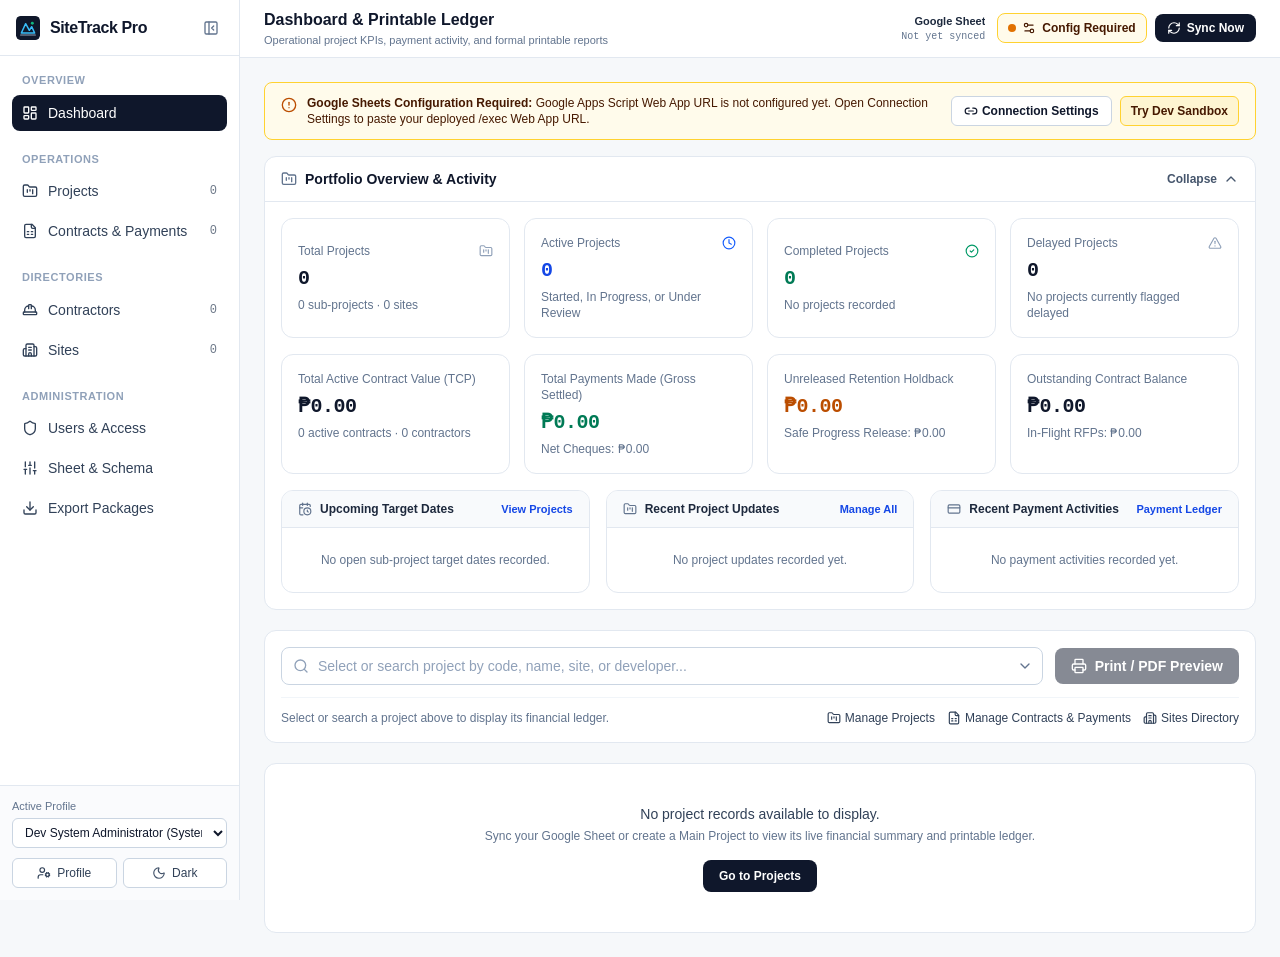
<file: index.html>
<!doctype html>
<html lang="en" data-deploy-target="github-pages">
  <head>
    <meta charset="UTF-8" />
    <meta name="viewport" content="width=device-width, initial-scale=1.0" />
    <title>SiteTrack Pro — Real-Time Project & Sub-Project Monitor</title>
    <meta name="description" content="Self-contained construction project status tracker, sub-project TCP contract manager, BIR tax calculator, and printable ledger dashboard." />
    <meta property="og:title" content="SiteTrack Pro — Real-Time Project & Sub-Project Monitor" />
    <meta property="og:description" content="Self-contained construction project status tracker, sub-project TCP contract manager, BIR tax calculator, and printable ledger dashboard." />
    <meta property="og:type" content="website" />
    <meta name="twitter:card" content="summary_large_image" />
    <link rel="icon" type="image/svg+xml" href="./favicon.svg" />
    <link rel="stylesheet" href="./fonts.css" />
    <link rel="stylesheet" href="./style.css" />
  </head>
  <body>
    <div id="root"></div>
    <script>window.__SITETRACK_INITIAL_DATA__ = {
  "spreadsheetId": "1HNmAdZe7POIzIm9mCUPxQJL7p9BoBZEO1hXq6PZNs5M",
  "title": "SiteTrack Pro — Dev Sandbox Synthetic Dataset (Not Live Production Data)",
  "spreadsheetUrl": "./data.json",
  "existingSheets": [
    "Sites",
    "ProjectTypes",
    "Projects",
    "SubProjects",
    "Contractors",
    "ContractsTCP",
    "ContractPayments",
    "UserAccounts"
  ],
  "missingSheets": [],
  "isSchemaReady": true,
  "lastSyncedAt": "2026-11-24T00:00:00.000Z",
  "sites": [
    {
      "rowNumber": 2,
      "siteCode": "SITE1",
      "siteName": "Northgate Residential Phase 1 (Sample)",
      "developer": "Sample Development Corp",
      "location": "North Metro District",
      "createdAt": "2025-10-01"
    },
    {
      "rowNumber": 3,
      "siteCode": "SITE2",
      "siteName": "Central Commercial Annex (Sample)",
      "developer": "Example Estates Inc.",
      "location": "Central Business District",
      "createdAt": "2025-10-05"
    },
    {
      "rowNumber": 4,
      "siteCode": "SITE3",
      "siteName": "South Logistics Hub (Sample)",
      "developer": "Demo Industrial Holdings",
      "location": "South Corridor",
      "createdAt": "2025-10-12"
    }
  ],
  "projectTypes": [
    {
      "rowNumber": 2,
      "typeCode": "ST7",
      "typeName": "Standard Unit Utility & Power Package",
      "description": "Unit electrical load schedule, meter base installation, service deposit, and line extension",
      "active": true,
      "createdAt": "2025-10-01"
    },
    {
      "rowNumber": 3,
      "typeCode": "CIV",
      "typeName": "Civil & Structural Works",
      "description": "Foundation, structural framing, concrete works, and site grading",
      "active": true,
      "createdAt": "2025-10-01"
    },
    {
      "rowNumber": 4,
      "typeCode": "MEP",
      "typeName": "Mechanical, Electrical & Plumbing (MEPF)",
      "description": "HVAC, electrical distribution, fire protection, and plumbing networks",
      "active": true,
      "createdAt": "2025-10-01"
    },
    {
      "rowNumber": 5,
      "typeCode": "ARC",
      "typeName": "Architectural & Fit-Out",
      "description": "Interior partitions, masonry, facade glazing, and finishing works",
      "active": true,
      "createdAt": "2025-10-01"
    }
  ],
  "contractors": [
    {
      "rowNumber": 2,
      "contractorCode": "CTR-0001",
      "contractorName": "Sample Power Engineering Services",
      "specialty": "Electrical Engineering, Sign & Seal, Load Schedule",
      "contactPerson": "Sample Contact A",
      "contactInfo": "contact.a@example.com | +63 900 000 0001",
      "active": true,
      "createdAt": "2025-10-01"
    },
    {
      "rowNumber": 3,
      "contractorCode": "CTR-0002",
      "contractorName": "Demo Electrical & Civil Builders",
      "specialty": "Meter Base Installation, Power Distribution & Civil Works",
      "contactPerson": "Sample Contact B",
      "contactInfo": "contact.b@example.com | +63 900 000 0002",
      "active": true,
      "createdAt": "2025-10-01"
    },
    {
      "rowNumber": 4,
      "contractorCode": "CTR-0003",
      "contractorName": "Sample Electric Utility Co.",
      "specialty": "Electric Utility Service Deposit & Line Advance",
      "contactPerson": "Utility Account Desk",
      "contactInfo": "utility@example.com | +63 900 000 0003",
      "active": true,
      "createdAt": "2025-10-01"
    },
    {
      "rowNumber": 5,
      "contractorCode": "CTR-0004",
      "contractorName": "Example MEPF Systems Inc.",
      "specialty": "Heavy Structural & High-Voltage Switchgear",
      "contactPerson": "Sample Contact D",
      "contactInfo": "contact.d@example.com | +63 900 000 0004",
      "active": true,
      "createdAt": "2025-10-10"
    }
  ],
  "projects": [
    {
      "rowNumber": 2,
      "projectId": "PRJ-1001",
      "mainProjectCode": "SITE1-ST7-1601",
      "siteCode": "SITE1",
      "siteName": "Northgate Residential Phase 1 (Sample)",
      "developer": "Sample Development Corp",
      "typeCode": "ST7",
      "typeName": "Standard Unit Utility & Power Package",
      "unitIdentifier": "1601",
      "projectName": "Sample Block 16 Lot 01",
      "status": "In Progress",
      "createdAt": "2025-10-15",
      "updatedAt": "2026-10-30"
    },
    {
      "rowNumber": 3,
      "projectId": "PRJ-1002",
      "mainProjectCode": "SITE2-MEP-2204",
      "siteCode": "SITE2",
      "siteName": "Central Commercial Annex (Sample)",
      "developer": "Example Estates Inc.",
      "typeCode": "MEP",
      "typeName": "Mechanical, Electrical & Plumbing (MEPF)",
      "unitIdentifier": "2204",
      "projectName": "Sample North Podium Feeder & Switchgear",
      "status": "Started",
      "createdAt": "2026-08-10",
      "updatedAt": "2026-11-01"
    }
  ],
  "subProjects": [
    {
      "rowNumber": 2,
      "subProjectId": "SUB-2001",
      "projectId": "PRJ-1001",
      "mainProjectCode": "SITE1-ST7-1601",
      "subProjectCode": "SITE1-ST7-1601-LoadSched",
      "subProjectName": "Sign and Seal of Electrical Load Schedule",
      "status": "Completed",
      "progress": 100,
      "targetDate": "2025-10-30",
      "remarks": "Sign and Seal sample scope",
      "updatedAt": "2025-10-29"
    },
    {
      "rowNumber": 3,
      "subProjectId": "SUB-2002",
      "projectId": "PRJ-1001",
      "mainProjectCode": "SITE1-ST7-1601",
      "subProjectCode": "SITE1-ST7-1601-MBase",
      "subProjectName": "Meter Base Installation (Labor & Materials)",
      "status": "In Progress",
      "progress": 95,
      "targetDate": "2026-11-15",
      "remarks": "MBase Installation with 5% retention holdback",
      "updatedAt": "2026-10-30"
    },
    {
      "rowNumber": 4,
      "subProjectId": "SUB-2003",
      "projectId": "PRJ-1001",
      "mainProjectCode": "SITE1-ST7-1601",
      "subProjectCode": "SITE1-ST7-1601-SD",
      "subProjectName": "Utility Service Deposit",
      "status": "Started",
      "progress": 50,
      "targetDate": "2026-11-30",
      "remarks": "Service Deposit sample",
      "updatedAt": "2026-09-02"
    },
    {
      "rowNumber": 5,
      "subProjectId": "SUB-2004",
      "projectId": "PRJ-1001",
      "mainProjectCode": "SITE1-ST7-1601",
      "subProjectCode": "SITE1-ST7-1601-CA",
      "subProjectName": "Utility Line Extension Advance",
      "status": "Started",
      "progress": 50,
      "targetDate": "2026-12-15",
      "remarks": "Utility line advance sample",
      "updatedAt": "2026-09-02"
    },
    {
      "rowNumber": 6,
      "subProjectId": "SUB-2005",
      "projectId": "PRJ-1002",
      "mainProjectCode": "SITE2-MEP-2204",
      "subProjectCode": "SITE2-MEP-2204-SWG",
      "subProjectName": "Main Low-Voltage Switchgear Assembly",
      "status": "In Progress",
      "progress": 30,
      "targetDate": "2026-12-20",
      "remarks": "Switchgear supply and testing",
      "updatedAt": "2026-11-01"
    }
  ],
  "contractsTCP": [
    {
      "rowNumber": 2,
      "contractId": "CON-3001",
      "tcpId": "TCP-0001",
      "parentContractId": "",
      "subProjectId": "SUB-2001",
      "subProjectCode": "SITE1-ST7-1601-LoadSched",
      "subProjectName": "Sign and Seal of Electrical Load Schedule",
      "projectId": "PRJ-1001",
      "mainProjectCode": "SITE1-ST7-1601",
      "tcpType": "Original",
      "tcpAmount": 1120.00,
      "contractorCode": "CTR-0001",
      "contractorName": "Sample Power Engineering Services",
      "contractStatus": "CLOSED",
      "awardDate": "2025-10-15",
      "remarks": "Sign and Seal sample contract",
      "updatedAt": "2025-10-29",
      "dpPercent": 0,
      "progressBillingPercent": 100,
      "retentionPercent": 0,
      "hasWithholdingTax": true,
      "withholdingTaxPercent": 8.9286,
      "paymentTermsNotes": "100% upon completion with BIR 2307 WHT",
      "birTaxInfo": {
        "taxMode": "CUSTOM_MANUAL",
        "isVatInclusive": true,
        "vatRatePercent": 12,
        "laborGrossAmount": 1120.00,
        "materialGrossAmount": 0,
        "laborEwtPercent": 10,
        "materialEwtPercent": 0,
        "computedVatAmount": 120.00,
        "computedLaborEwt": 100.00,
        "computedMaterialEwt": 0,
        "totalWithholdingAmount": 100.00,
        "isManualOverride": true
      }
    },
    {
      "rowNumber": 3,
      "contractId": "CON-3002",
      "tcpId": "TCP-0002",
      "parentContractId": "",
      "subProjectId": "SUB-2002",
      "subProjectCode": "SITE1-ST7-1601-MBase",
      "subProjectName": "Meter Base Installation (Labor & Materials)",
      "projectId": "PRJ-1001",
      "mainProjectCode": "SITE1-ST7-1601",
      "tcpType": "Original",
      "tcpAmount": 100000.00,
      "contractorCode": "CTR-0002",
      "contractorName": "Demo Electrical & Civil Builders",
      "contractStatus": "OPEN",
      "awardDate": "2026-09-02",
      "remarks": "MBase Installation",
      "updatedAt": "2026-10-30",
      "dpPercent": 50,
      "progressBillingPercent": 45,
      "retentionPercent": 5,
      "hasWithholdingTax": false,
      "withholdingTaxPercent": 0,
      "paymentTermsNotes": "50% DP, 45% Progress, 5% Retention Holdback (PHP 5,000.00)",
      "birTaxInfo": {
        "taxMode": "NON_VAT_LUMP_OR_SEP",
        "isVatInclusive": false,
        "vatRatePercent": 0,
        "laborGrossAmount": 100000.00,
        "materialGrossAmount": 0,
        "laborEwtPercent": 0,
        "materialEwtPercent": 0,
        "computedVatAmount": 0,
        "computedLaborEwt": 0,
        "computedMaterialEwt": 0,
        "totalWithholdingAmount": 0,
        "isManualOverride": false
      }
    },
    {
      "rowNumber": 4,
      "contractId": "CON-3003",
      "tcpId": "TCP-0003",
      "parentContractId": "",
      "subProjectId": "SUB-2003",
      "subProjectCode": "SITE1-ST7-1601-SD",
      "subProjectName": "Utility Service Deposit",
      "projectId": "PRJ-1001",
      "mainProjectCode": "SITE1-ST7-1601",
      "tcpType": "Original",
      "tcpAmount": 60000.00,
      "contractorCode": "CTR-0003",
      "contractorName": "Sample Electric Utility Co.",
      "contractStatus": "OPEN",
      "awardDate": "2026-09-02",
      "remarks": "Service Deposit",
      "updatedAt": "2026-09-02",
      "dpPercent": 0,
      "progressBillingPercent": 100,
      "retentionPercent": 0,
      "hasWithholdingTax": false,
      "withholdingTaxPercent": 0,
      "paymentTermsNotes": "Direct utility deposit",
      "birTaxInfo": {
        "taxMode": "NON_VAT_LUMP_OR_SEP",
        "isVatInclusive": false,
        "vatRatePercent": 0,
        "laborGrossAmount": 60000.00,
        "materialGrossAmount": 0,
        "laborEwtPercent": 0,
        "materialEwtPercent": 0,
        "computedVatAmount": 0,
        "computedLaborEwt": 0,
        "computedMaterialEwt": 0,
        "totalWithholdingAmount": 0,
        "isManualOverride": false
      }
    },
    {
      "rowNumber": 5,
      "contractId": "CON-3004",
      "tcpId": "TCP-0004",
      "parentContractId": "",
      "subProjectId": "SUB-2004",
      "subProjectCode": "SITE1-ST7-1601-CA",
      "subProjectName": "Utility Line Extension Advance",
      "projectId": "PRJ-1001",
      "mainProjectCode": "SITE1-ST7-1601",
      "tcpType": "Original",
      "tcpAmount": 250000.00,
      "contractorCode": "CTR-0003",
      "contractorName": "Sample Electric Utility Co.",
      "contractStatus": "OPEN",
      "awardDate": "2026-09-02",
      "remarks": "Utility line advance",
      "updatedAt": "2026-09-02",
      "dpPercent": 0,
      "progressBillingPercent": 100,
      "retentionPercent": 0,
      "hasWithholdingTax": false,
      "withholdingTaxPercent": 0,
      "paymentTermsNotes": "Direct utility cash advance",
      "birTaxInfo": {
        "taxMode": "NON_VAT_LUMP_OR_SEP",
        "isVatInclusive": false,
        "vatRatePercent": 0,
        "laborGrossAmount": 250000.00,
        "materialGrossAmount": 0,
        "laborEwtPercent": 0,
        "materialEwtPercent": 0,
        "computedVatAmount": 0,
        "computedLaborEwt": 0,
        "computedMaterialEwt": 0,
        "totalWithholdingAmount": 0,
        "isManualOverride": false
      }
    },
    {
      "rowNumber": 6,
      "contractId": "CON-3005",
      "tcpId": "TCP-0005",
      "parentContractId": "",
      "subProjectId": "SUB-2005",
      "subProjectCode": "SITE2-MEP-2204-SWG",
      "subProjectName": "Main Low-Voltage Switchgear Assembly",
      "projectId": "PRJ-1002",
      "mainProjectCode": "SITE2-MEP-2204",
      "tcpType": "Original",
      "tcpAmount": 448000.00,
      "contractorCode": "CTR-0004",
      "contractorName": "Example MEPF Systems Inc.",
      "contractStatus": "OPEN",
      "awardDate": "2026-10-01",
      "remarks": "Switchgear assembly & testing",
      "updatedAt": "2026-11-01",
      "dpPercent": 30,
      "progressBillingPercent": 60,
      "retentionPercent": 10,
      "hasWithholdingTax": true,
      "withholdingTaxPercent": 1.3393,
      "paymentTermsNotes": "30% DP, 60% Progress, 10% Retention Holdback (PHP 44,800.00)",
      "birTaxInfo": {
        "taxMode": "VAT_SEPARATED_LABOR_MAT",
        "isVatInclusive": true,
        "vatRatePercent": 12,
        "laborGrossAmount": 179200.00,
        "materialGrossAmount": 268800.00,
        "laborEwtPercent": 2,
        "materialEwtPercent": 1,
        "computedVatAmount": 48000.00,
        "computedLaborEwt": 3200.00,
        "computedMaterialEwt": 2400.00,
        "totalWithholdingAmount": 5600.00,
        "isManualOverride": false
      }
    }
  ],
  "contractPayments": [
    {
      "rowNumber": 2,
      "paymentId": "PAY-4001",
      "contractId": "CON-3001",
      "subProjectId": "SUB-2001",
      "subProjectCode": "SITE1-ST7-1601-LoadSched",
      "mainProjectCode": "SITE1-ST7-1601",
      "contractorCode": "CTR-0001",
      "contractorName": "Sample Power Engineering Services",
      "billingType": "Final Billing",
      "paymentStatus": "RECEIVED",
      "rfpNumber": "RFP-2025-0001",
      "rfpDate": "2025-10-15",
      "rfpAmount": 1120.00,
      "rfpPayee": "Sample Power Engineering Services",
      "retentionDeducted": 0,
      "rfpRemarks": "Sign and Seal completion billing",
      "cvNumber": "CV-10001",
      "cvDate": "2025-10-22",
      "chequeAmount": 1020.00,
      "withheldAmount": 100.00,
      "receiptType": "OR (Official Receipt)",
      "receiptNumber": "OR-0001",
      "receiptDate": "2025-10-29",
      "updatedAt": "2025-10-29"
    },
    {
      "rowNumber": 3,
      "paymentId": "PAY-4002",
      "contractId": "CON-3002",
      "subProjectId": "SUB-2002",
      "subProjectCode": "SITE1-ST7-1601-MBase",
      "mainProjectCode": "SITE1-ST7-1601",
      "contractorCode": "CTR-0002",
      "contractorName": "Demo Electrical & Civil Builders",
      "billingType": "Downpayment (DP)",
      "paymentStatus": "RECEIVED",
      "rfpNumber": "RFP-2026-0002",
      "rfpDate": "2026-09-02",
      "rfpAmount": 50000.00,
      "rfpPayee": "Demo Electrical & Civil Builders",
      "retentionDeducted": 0,
      "rfpRemarks": "50% Downpayment",
      "cvNumber": "CV-10002",
      "cvDate": "2026-09-10",
      "chequeAmount": 50000.00,
      "withheldAmount": 0,
      "receiptType": "OR (Official Receipt)",
      "receiptNumber": "OR-0002",
      "receiptDate": "2026-09-16",
      "updatedAt": "2026-09-16"
    },
    {
      "rowNumber": 4,
      "paymentId": "PAY-4003",
      "contractId": "CON-3004",
      "subProjectId": "SUB-2004",
      "subProjectCode": "SITE1-ST7-1601-CA",
      "mainProjectCode": "SITE1-ST7-1601",
      "contractorCode": "CTR-0003",
      "contractorName": "Sample Electric Utility Co.",
      "billingType": "Progress Billing",
      "paymentStatus": "CHEQUE_RELEASED",
      "rfpNumber": "RFP-2026-0003",
      "rfpDate": "2026-09-02",
      "rfpAmount": 250000.00,
      "rfpPayee": "Sample Electric Utility Co.",
      "retentionDeducted": 0,
      "rfpRemarks": "Utility Line Advance",
      "cvNumber": "CV-10003",
      "cvDate": "2026-09-09",
      "chequeAmount": 250000.00,
      "withheldAmount": 0,
      "receiptType": "",
      "receiptNumber": "",
      "receiptDate": "",
      "updatedAt": "2026-09-09"
    },
    {
      "rowNumber": 5,
      "paymentId": "PAY-4004",
      "contractId": "CON-3003",
      "subProjectId": "SUB-2003",
      "subProjectCode": "SITE1-ST7-1601-SD",
      "mainProjectCode": "SITE1-ST7-1601",
      "contractorCode": "CTR-0003",
      "contractorName": "Sample Electric Utility Co.",
      "billingType": "Progress Billing",
      "paymentStatus": "CHEQUE_RELEASED",
      "rfpNumber": "RFP-2026-0004",
      "rfpDate": "2026-09-02",
      "rfpAmount": 60000.00,
      "rfpPayee": "Sample Electric Utility Co.",
      "retentionDeducted": 0,
      "rfpRemarks": "Service Deposit",
      "cvNumber": "CV-10004",
      "cvDate": "2026-09-09",
      "chequeAmount": 60000.00,
      "withheldAmount": 0,
      "receiptType": "",
      "receiptNumber": "",
      "receiptDate": "",
      "updatedAt": "2026-09-09"
    },
    {
      "rowNumber": 6,
      "paymentId": "PAY-4005",
      "contractId": "CON-3002",
      "subProjectId": "SUB-2002",
      "subProjectCode": "SITE1-ST7-1601-MBase",
      "mainProjectCode": "SITE1-ST7-1601",
      "contractorCode": "CTR-0002",
      "contractorName": "Demo Electrical & Civil Builders",
      "billingType": "Progress Billing",
      "paymentStatus": "CHEQUE_RELEASED",
      "rfpNumber": "RFP-2026-0005",
      "rfpDate": "2026-10-30",
      "rfpAmount": 45000.00,
      "rfpPayee": "Demo Electrical & Civil Builders",
      "retentionDeducted": 0,
      "rfpRemarks": "45% Progress (5% Retention Holdback PHP 5,000.00 preserved)",
      "cvNumber": "CV-10005",
      "cvDate": "2026-10-31",
      "chequeAmount": 45000.00,
      "withheldAmount": 0,
      "receiptType": "",
      "receiptNumber": "",
      "receiptDate": "",
      "updatedAt": "2026-10-31"
    }
  ],
  "userAccounts": [
    {
      "rowNumber": 2,
      "userId": "USR-0001",
      "fullName": "Dev System Administrator",
      "email": "admin.dev@example.com",
      "roleTitle": "System Administrator",
      "department": "Project Controls",
      "phone": "+63 900 000 0001",
      "status": "ACTIVE",
      "bioNotes": "Placeholder dev profile with full access across all modules.",
      "permissions": {
        "projects": { "view": true, "add": true, "edit": true },
        "contracts": { "view": true, "add": true, "edit": true },
        "payments": { "view": true, "add": true, "edit": true },
        "contractors": { "view": true, "add": true, "edit": true },
        "sites": { "view": true, "add": true, "edit": true },
        "admin": { "view": true, "add": true, "edit": true }
      },
      "createdAt": "2025-10-01",
      "updatedAt": "2026-11-24"
    },
    {
      "rowNumber": 3,
      "userId": "USR-0002",
      "fullName": "Sample Project Manager",
      "email": "pm.dev@example.com",
      "roleTitle": "Project Manager",
      "department": "Engineering & Site Operations",
      "phone": "+63 900 000 0002",
      "status": "ACTIVE",
      "bioNotes": "Placeholder dev profile for project creation and contract awarding.",
      "permissions": {
        "projects": { "view": true, "add": true, "edit": true },
        "contracts": { "view": true, "add": true, "edit": true },
        "payments": { "view": true, "add": true, "edit": false },
        "contractors": { "view": true, "add": true, "edit": true },
        "sites": { "view": true, "add": true, "edit": false },
        "admin": { "view": true, "add": false, "edit": false }
      },
      "createdAt": "2025-10-01",
      "updatedAt": "2026-11-24"
    },
    {
      "rowNumber": 4,
      "userId": "USR-0003",
      "fullName": "Sample Finance Officer",
      "email": "finance.dev@example.com",
      "roleTitle": "Finance & Disbursement Officer",
      "department": "Finance & Accounting",
      "phone": "+63 900 000 0003",
      "status": "ACTIVE",
      "bioNotes": "Placeholder dev profile for RFP, CV, BIR 2307, and Receipt tracking.",
      "permissions": {
        "projects": { "view": true, "add": false, "edit": false },
        "contracts": { "view": true, "add": false, "edit": false },
        "payments": { "view": true, "add": true, "edit": true },
        "contractors": { "view": true, "add": false, "edit": true },
        "sites": { "view": true, "add": false, "edit": false },
        "admin": { "view": false, "add": false, "edit": false }
      },
      "createdAt": "2025-10-01",
      "updatedAt": "2026-11-24"
    },
    {
      "rowNumber": 5,
      "userId": "USR-0004",
      "fullName": "Sample Read-Only Auditor",
      "email": "auditor.dev@example.com",
      "roleTitle": "Auditor (Read-Only)",
      "department": "Internal Audit",
      "phone": "+63 900 000 0004",
      "status": "ACTIVE",
      "bioNotes": "Placeholder dev profile with read-only audit visibility.",
      "permissions": {
        "projects": { "view": true, "add": false, "edit": false },
        "contracts": { "view": true, "add": false, "edit": false },
        "payments": { "view": true, "add": false, "edit": false },
        "contractors": { "view": true, "add": false, "edit": false },
        "sites": { "view": true, "add": false, "edit": false },
        "admin": { "view": true, "add": false, "edit": false }
      },
      "createdAt": "2025-10-01",
      "updatedAt": "2026-11-24"
    }
  ]
}
;</script>
    <script defer src="./app.js"></script>
  </body>
</html>
</file>
<file: fonts.css>
/**
 * SiteTrack Pro — Self-Contained Local Typography Stack
 * Zero external CDN dependencies. Uses crisp geometric/humanist system stacks
 * and tabular monospace numerals for clean financial ledger scanning.
 */

:root {
  --font-display: 'Plus Jakarta Sans', 'Manrope', 'Segoe UI', -apple-system, BlinkMacSystemFont, Roboto, 'Helvetica Neue', Arial, sans-serif;
  --font-sans: 'Plus Jakarta Sans', 'Segoe UI', -apple-system, BlinkMacSystemFont, Roboto, 'Helvetica Neue', Arial, sans-serif;
  --font-mono: 'IBM Plex Mono', 'Cascadia Mono', 'SFMono-Regular', Consolas, 'Liberation Mono', Menlo, monospace;
}

html,
body {
  font-family: var(--font-sans);
  font-variant-numeric: tabular-nums;
  -webkit-font-smoothing: antialiased;
  -moz-osx-font-smoothing: grayscale;
}

.font-mono,
code,
pre,
.tabular-nums {
  font-family: var(--font-mono);
  font-variant-numeric: tabular-nums;
}
</file>
